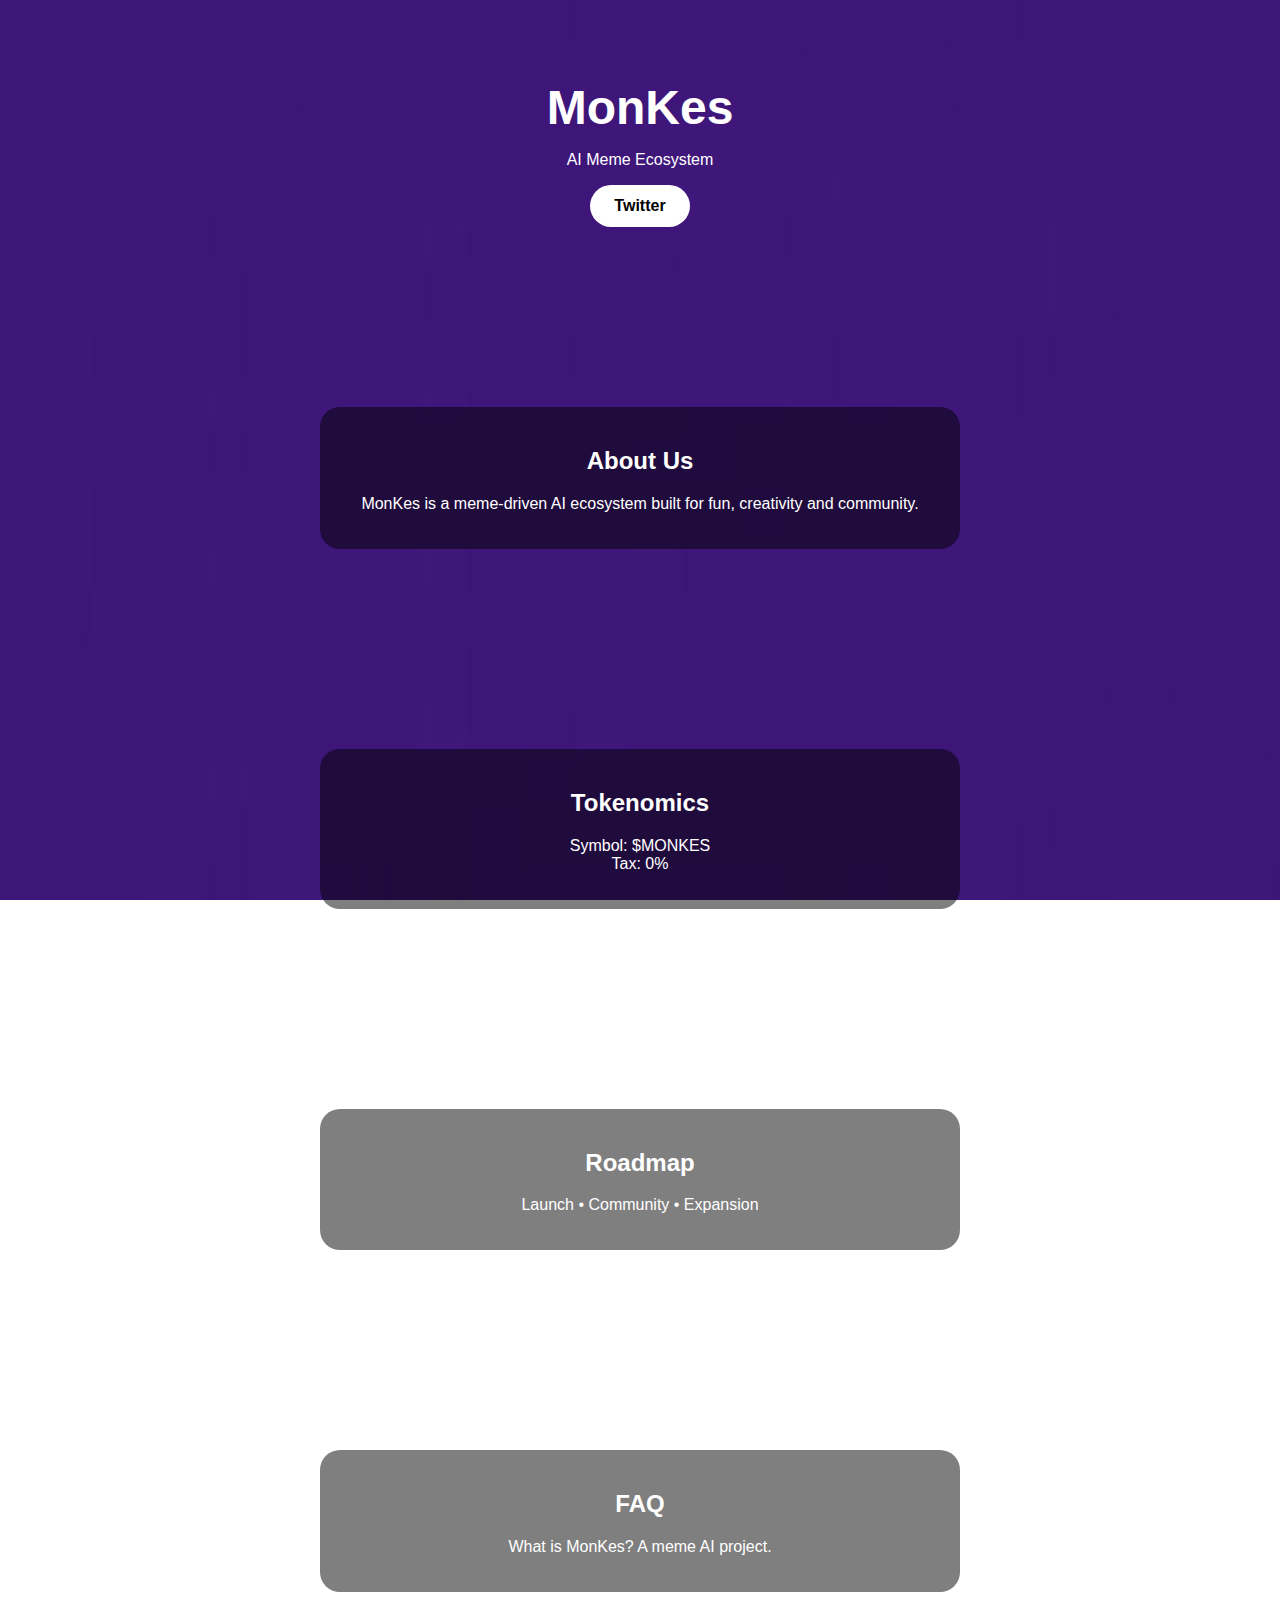
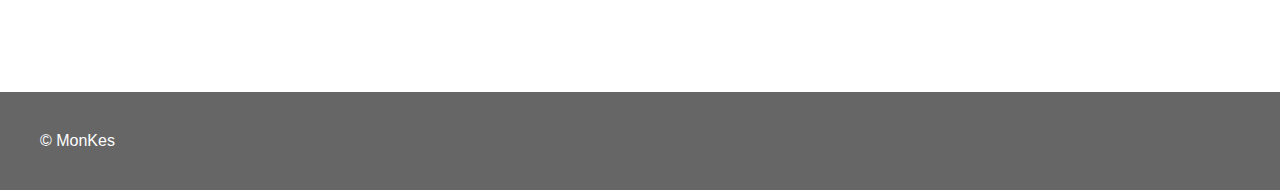
<file: index.html>
<!DOCTYPE html>
<html lang="en">
<head>
<meta charset="UTF-8">
<title>MonKes</title>
<meta name="viewport" content="width=device-width, initial-scale=1.0">
<link rel="icon" href="bg.jpg">
<style>
body{
margin:0;
font-family:Arial, sans-serif;
background:url('bg.jpg') center/cover fixed;
color:#fff;
}
section{
padding:80px 20px;
text-align:center;
}
.hero{font-size:48px;font-weight:900;}
.card{
background:rgba(0,0,0,0.5);
padding:20px;
border-radius:20px;
margin:20px auto;
max-width:600px;
}
a.btn{
display:inline-block;
padding:12px 24px;
background:#fff;
color:#000;
border-radius:30px;
text-decoration:none;
font-weight:700;
}
.footer{
padding:40px;
background:rgba(0,0,0,0.6);
}
</style>
</head>
<body>

<section>
<div class="hero">MonKes</div>
<p>AI Meme Ecosystem</p>
<a class="btn" href="https://x.com/monkeschain" target="_blank">Twitter</a>
</section>

<section>
<div class="card">
<h2>About Us</h2>
<p>MonKes is a meme-driven AI ecosystem built for fun, creativity and community.</p>
</div>
</section>

<section>
<div class="card">
<h2>Tokenomics</h2>
<p>Symbol: $MONKES<br>Tax: 0%</p>
</div>
</section>

<section>
<div class="card">
<h2>Roadmap</h2>
<p>Launch • Community • Expansion</p>
</div>
</section>

<section>
<div class="card">
<h2>FAQ</h2>
<p>What is MonKes? A meme AI project.</p>
</div>
</section>

<div class="footer">
© MonKes
</div>

</body>
</html>
</file>
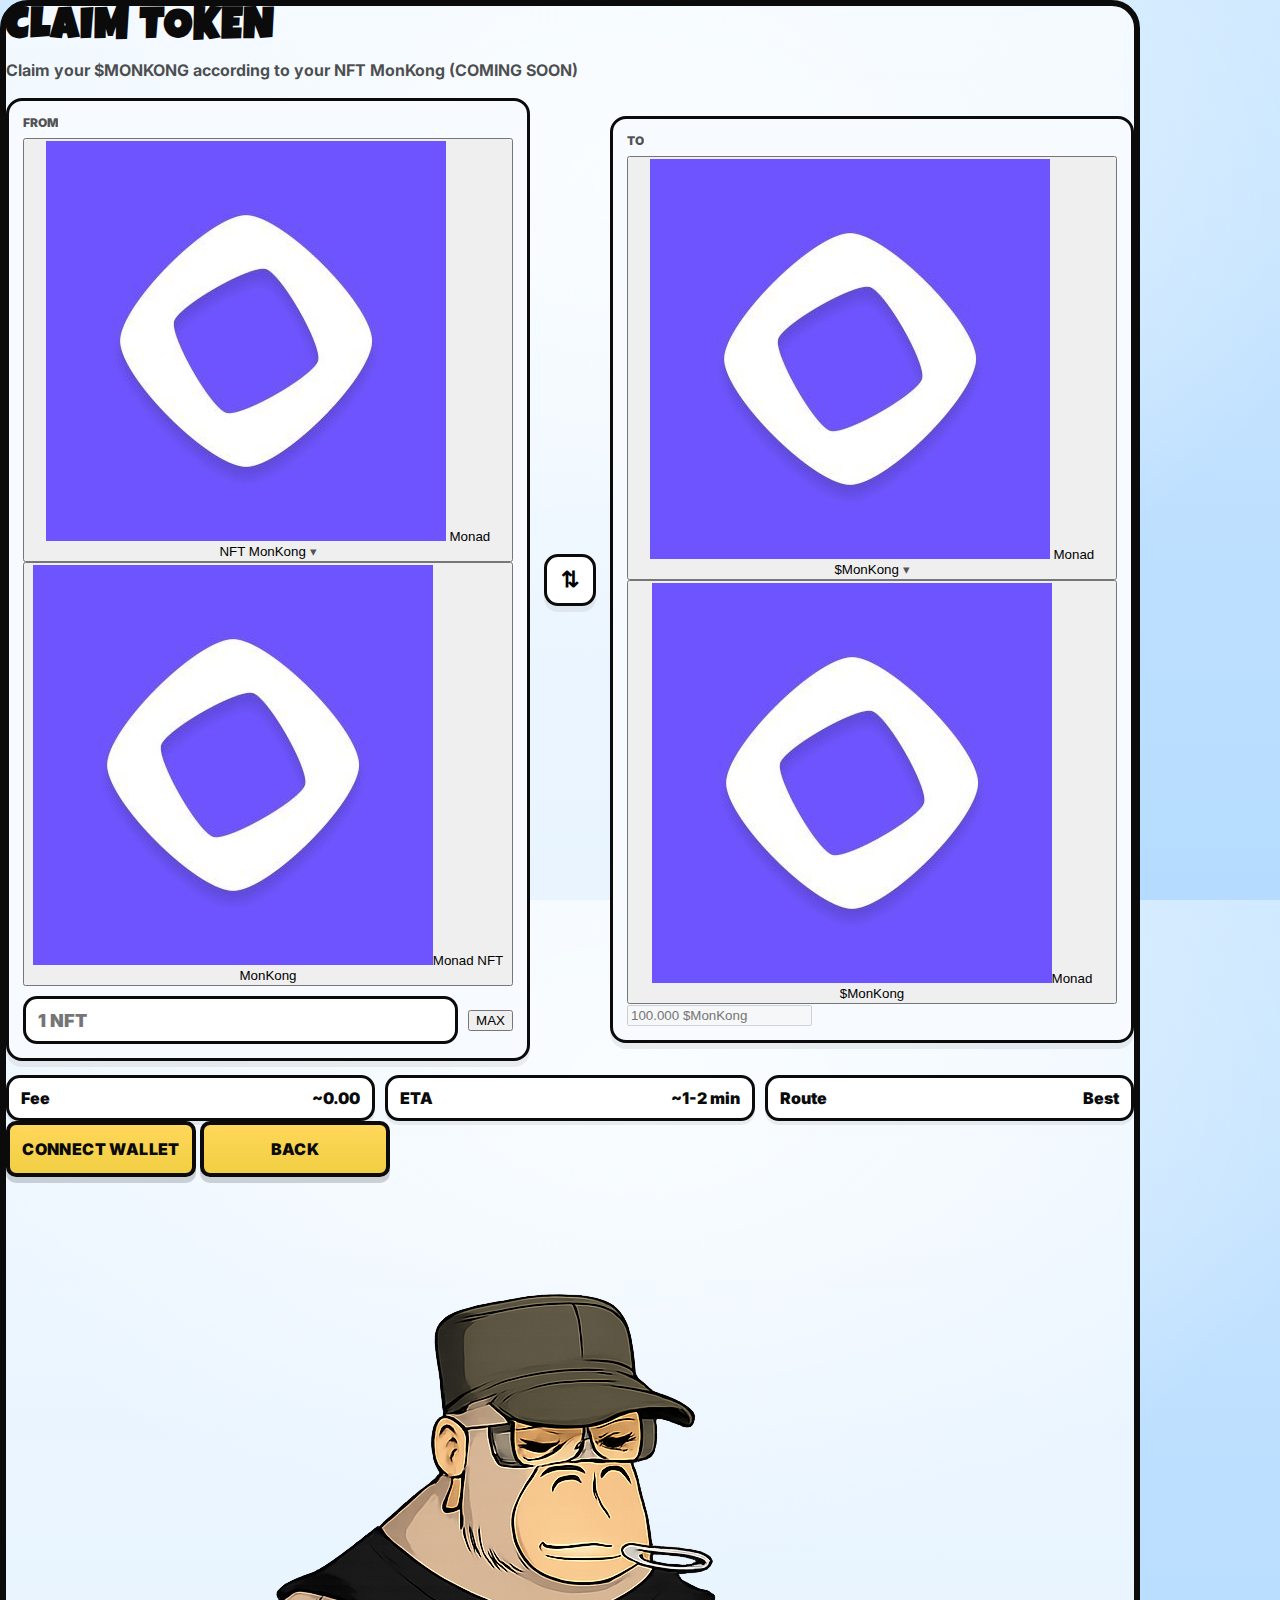
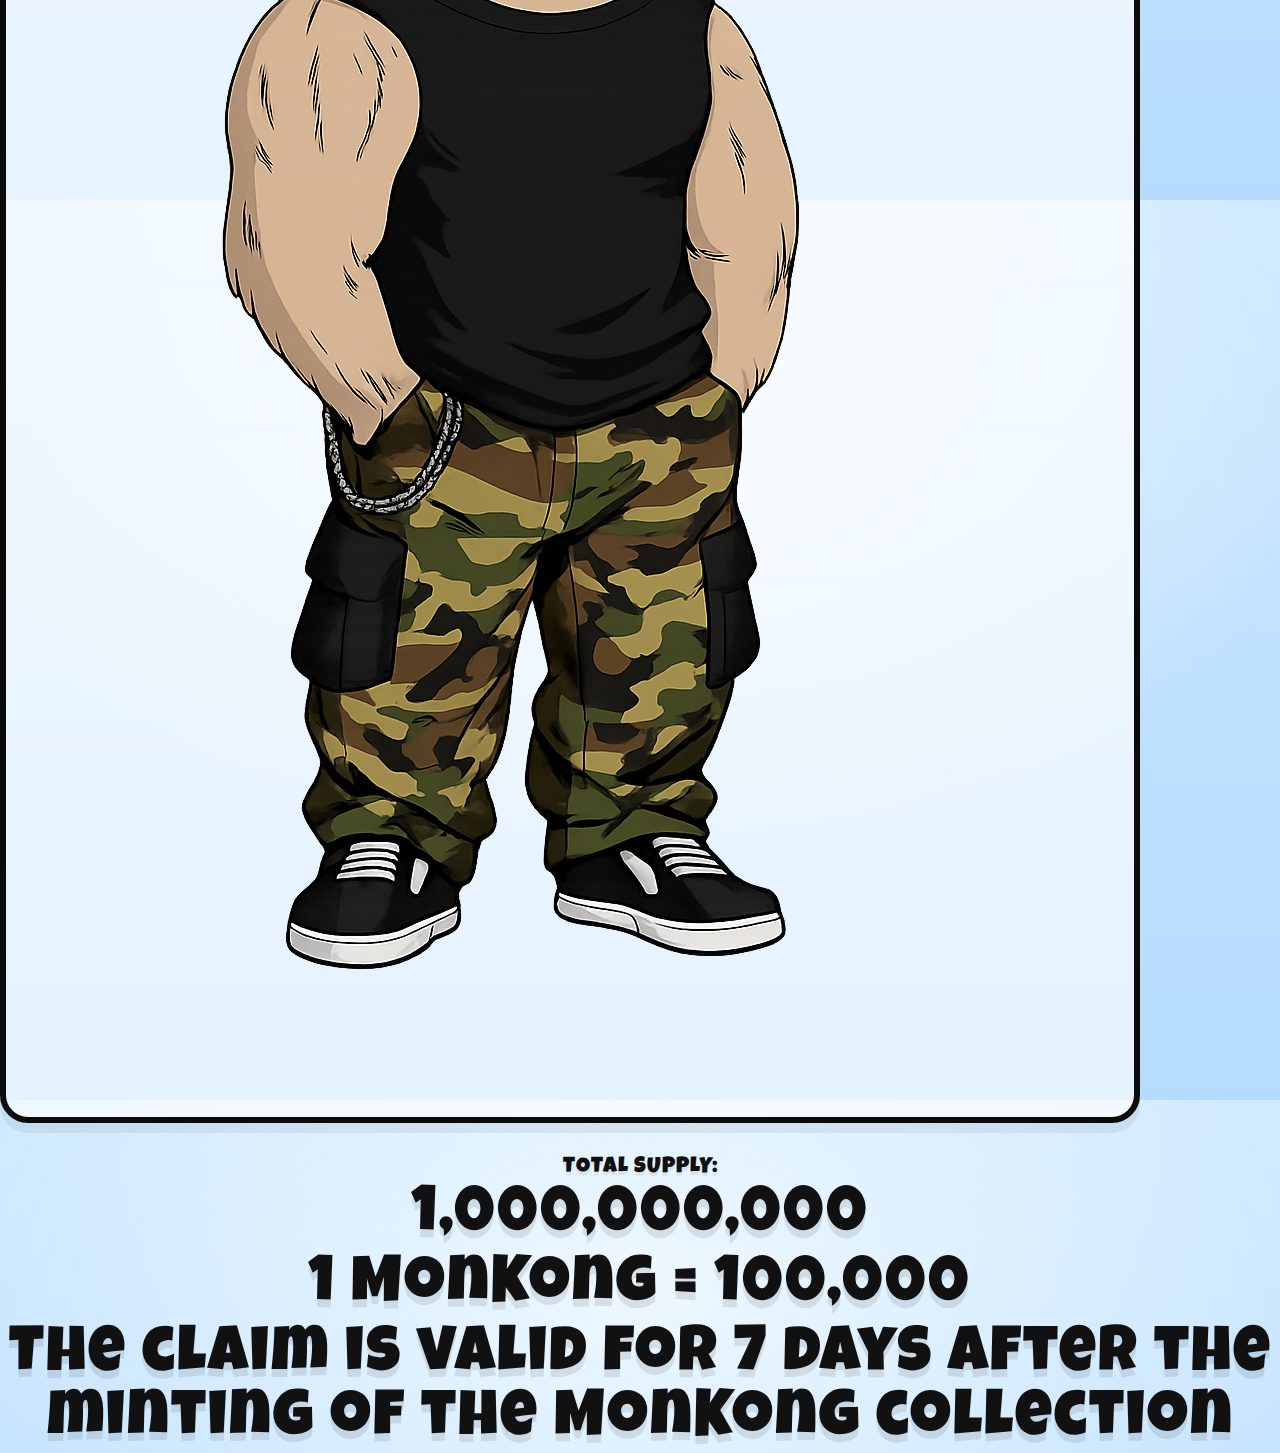
<file: claimtoken.html>
<!doctype html>
<html lang="en">
<head>
  <meta charset="utf-8" />
  <meta name="viewport" content="width=device-width, initial-scale=1" />
  <title>MONKONG • Claim Token</title>

  <link rel="preconnect" href="https://fonts.googleapis.com">
  <link rel="preconnect" href="https://fonts.gstatic.com" crossorigin>
  <link href="https://fonts.googleapis.com/css2?family=Luckiest+Guy&family=Inter:wght@400;600;700;900&display=swap" rel="stylesheet">

  <link rel="stylesheet" href="style.css" />
  <link rel="stylesheet" href="claimtoken.css" />
</head>
<body>
  <main class="claim-wrap">
    <div class="card card-pad">
      <div class="claim-grid">
        <div>
          <h1 class="claim-title">CLAIM TOKEN</h1>
          <p class="claim-sub">Claim your $MONKONG according to your NFT MonKong (COMING SOON)</p>

          <div class="row" style="margin-top:18px">
            <!-- FROM -->
            <div class="field">
              <div class="label">FROM</div>

              <div class="net-select" data-select="to">
                <button class="net-btn" type="button" aria-haspopup="listbox" aria-expanded="false">
                  <span class="net-left">
                    <img class="net-ico net-ico--img" data-ico src="icon-monad.png" alt="Monad NFT MonKong"/>
                    <span class="net-name" data-name>Monad NFT MonKong</span>
                  </span>
                  <span class="chev">▾</span>
                </button>

                <div class="net-menu" role="listbox">
        
                  </button>
                  <button class="net-item" type="button" data-net="Monad NFT MonKong" data-icon="icon-monad.png">
                    <img class="net-ico net-ico--img" src="icon-monad.png" alt="Monad NFT MonKong"/><span>Monad NFT MonKong</span>
                  </button>
                </div>
              </div>
              <div class="amount">
                <input class="input" id="fromAmount" placeholder="1 NFT" inputmode="decimal" />
                <button class="mini-chip" type="button" id="maxBtn">MAX</button>
              </div>
            </div>

            <button class="swap" type="button" id="swapBtn" aria-label="Swap direction">⇅</button>

            <!-- TO -->
            <div class="field">
              <div class="label">TO</div>

              <div class="net-select" data-select="to">
                <button class="net-btn" type="button" aria-haspopup="listbox" aria-expanded="false">
                  <span class="net-left">
                    <img class="net-ico net-ico--img" data-ico src="icon-monad.png" alt="Monad $MonKong"/>
                    <span class="net-name" data-name>Monad $MonKong</span>
                  </span>
                  <span class="chev">▾</span>
                </button>

                <div class="net-menu" role="listbox">
                  <button class="net-item" type="button" data-net="Monad $MonKong" data-icon="icon-monad.png">
                    <img class="net-ico net-ico--img" src="icon-monad.png" alt="Monad $MonKong"/><span>Monad $MonKong</span>
                  </button>
                </div>
              </div>

              <input class="input" id="toAmount" placeholder="100.000 $MonKong" disabled />
            </div>
          </div>

          <div class="details">
            <div class="detail"><span>Fee</span><span id="fee">~0.00</span></div>
            <div class="detail"><span>ETA</span><span id="eta">~1-2 min</span></div>
            <div class="detail"><span>Route</span><span id="route">Best</span></div>
          </div>

          <div class="actions">
            <a class="btn" href="#" id="claimBtn">CONNECT WALLET</a>
            <a class="btn btn--secondary" href="index.html">BACK</a>
          </div>
        </div>

        <div>
          <img class="char" src="claim-character.png" alt="MonKes Character" />
        </div>
      </div>
    </div>
    <div class="supply">
        <div class="supply__label">TOTAL SUPPLY:</div>
        <div class="supply__value">1,000,000,000</div>
        <div class="supply__value">1 MonKong = 100,000</div>
      <div class="supply__value">The claim is valid for 7 days after the minting of the MonKong collection</div>
      </div>
    </section>
  </main>

  <script src="claimtoken.js"></script>
</body>
</html>
</file>
<file: style.css>
/* ============ */
/*  BASE STYLES  */
/* ============ */
:root{
  --ink:#0b0b0b;
  --sky1:#cfe9ff;
  --sky2:#eef8ff;
  --card:#ffffffc9;
  --btn:#f1cf43;
  --btn2:#ffd75a;
}

*{box-sizing:border-box}
html,body{height:100%}
body{
  margin:0;
  color:var(--ink);
  font-family:Inter, system-ui, -apple-system, Segoe UI, Roboto, Arial, sans-serif;
  background:
    radial-gradient(1200px 800px at 50% 20%, var(--sky2), transparent 60%),
    linear-gradient(180deg, var(--sky1), #bfe0ff 55%, #b5dcff);
}

/* soft clouds */
.hero{
  min-height:100vh;
  display:flex;
  flex-direction:column;
  align-items:center;
  justify-content:flex-start;
  padding:48px 20px 56px;
  position:relative;
  overflow:hidden;
}
.hero::before{
  content:"";
  position:absolute;
  inset:-40px;
  background:
    radial-gradient(closest-side at 20% 20%, #ffffffcc, transparent 70%),
    radial-gradient(closest-side at 70% 15%, #ffffffc8, transparent 72%),
    radial-gradient(closest-side at 85% 35%, #ffffffc3, transparent 75%),
    radial-gradient(closest-side at 30% 55%, #ffffffc6, transparent 74%),
    radial-gradient(closest-side at 75% 70%, #ffffffbf, transparent 76%);
  filter: blur(2px);
  opacity:.85;
  pointer-events:none;
}

/* ============ */
/*     CARD     */
/* ============ */
.card{
  width:min(1140px, 100%);
  border:6px solid var(--ink);
  border-radius:28px;
  background:linear-gradient(180deg, #ffffffb8, #ffffffa6);
  box-shadow:0 10px 0 #00000010;
  position:relative;
  z-index:1;
}
.card__inner{
  padding:44px 54px 30px;
  position:relative;
}

/* top-right little label */
.brand{
  position:absolute;
  top:18px;
  right:28px;
  font-family:"Luckiest Guy", system-ui;
  font-size:34px;
  letter-spacing:1px;
  color:#ffffff;
  -webkit-text-stroke:4px var(--ink);
  text-shadow:0 4px 0 #00000022;
  transform: rotate(-2deg);
}

.grid{
  display:grid;
  grid-template-columns: 1.05fr 1.25fr;
  gap:40px;
  align-items:center;
  padding-top:18px;
}

/* left */
.title{
  margin:0 0 18px;
  font-family:"Luckiest Guy", system-ui;
  font-size:74px;
  line-height:0.95;
  letter-spacing:1px;
  text-transform:uppercase;
  color:#111;
  text-shadow:0 6px 0 #00000018;
}
.title span{display:block}

.sub{
  margin:0 0 24px;
  font-weight:800;
  font-size:12px;
  line-height:1.35;
  letter-spacing:.6px;
  text-transform:uppercase;
  color:#151515;
  opacity:.9;
}

.btn{
  display:inline-flex;
  align-items:center;
  justify-content:center;
  width:190px;
  height:56px;
  background:linear-gradient(180deg, var(--btn2), var(--btn));
  border:4px solid var(--ink);
  border-radius:10px;
  text-decoration:none;
  color:var(--ink);
  font-family:Inter, system-ui;
  font-weight:900;
  letter-spacing:.4px;
  box-shadow:0 6px 0 #0000002a;
  transition:transform .08s ease, box-shadow .08s ease;
}
.btn:active{
  transform: translateY(4px);
  box-shadow:0 2px 0 #0000002a;
}

/* right */
.right{
  display:flex;
  justify-content:center;
  align-items:center;
  min-height:360px;
}
.character{
  width:min(520px, 100%);
  height:auto;
  display:block;
  filter: drop-shadow(0 10px 0 #00000018);
}

/* bottom row in card */
.meta{
  margin-top:12px;
  display:flex;
  align-items:flex-end;
  justify-content:space-between;
  gap:24px;
}

.social{
  display:flex;
  gap:10px;
  align-items:center;
  padding-left:6px;
}
.icon{
  width:46px;
  height:40px;
  display:grid;
  place-items:center;
  background:linear-gradient(180deg, var(--btn2), var(--btn));
  border:4px solid var(--ink);
  border-radius:8px;
  text-decoration:none;
  color:var(--ink);
  font-weight:900;
  box-shadow:0 6px 0 #00000022;
}
.icon span{
  font-size:18px;
  transform: translateY(-1px);
}

.ca{
  display:flex;
  align-items:center;
  gap:10px;
  font-weight:900;
  text-transform:uppercase;
  letter-spacing:.4px;
}
.ca__label{
  font-size:14px;
}
.ca__value{
  font-size:18px;
}
.copy{
  width:40px;
  height:36px;
  border:4px solid var(--ink);
  border-radius:10px;
  background:#ffffff;
  font-weight:900;
  cursor:pointer;
  box-shadow:0 6px 0 #00000022;
}
.copy:active{
  transform: translateY(4px);
  box-shadow:0 2px 0 #00000022;
}

/* ============ */
/*   SUPPLY     */
/* ============ */
.supply{
  margin-top:34px;
  text-align:center;
  z-index:1;
}
.supply__label{
  font-family:"Luckiest Guy", system-ui;
  letter-spacing:1px;
  font-size:22px;
  color:#111;
  text-shadow:0 4px 0 #00000010;
}
.supply__value{
  margin-top:6px;
  font-family:"Luckiest Guy", system-ui;
  font-size:64px;
  letter-spacing:2px;
  color:#111;
  text-shadow:0 8px 0 #00000018;
}

/* ============ */
/*  RESPONSIVE  */
/* ============ */
@media (max-width: 980px){
  .card__inner{padding:38px 28px 26px}
  .grid{grid-template-columns:1fr; gap:18px}
  .brand{top:14px; right:18px; font-size:30px}
  .title{font-size:64px}
  .right{min-height:260px}
  .meta{flex-direction:column; align-items:flex-start}
}

@media (max-width: 480px){
  .title{font-size:54px}
  .btn{width:170px}
  .supply__value{font-size:52px}
  .icon{width:44px}
}


/* === FIX SOCIAL ICONS === */
.social {
  display: flex;
  gap: 14px;
  align-items: center;
}

.icon {
  width: 44px;
  height: 44px;
  display: flex;
  align-items: center;
  justify-content: center;
  background: transparent !important;
  border: none !important;
  outline: none !important;
  box-shadow: none !important;
  padding: 0;
  border-radius: 12px;
  transition: transform .2s ease, box-shadow .2s ease;
}

.icon img {
  width: 100%;
  height: 100%;
  object-fit: contain;
  background: transparent;
  border-radius: 12px;
}

.icon:hover {
  transform: scale(1.08);
  box-shadow: 0 0 12px rgba(255,255,255,.25),
              0 0 24px rgba(255,255,255,.15);
}

.icon:focus,
.icon:active {
  outline: none !important;
  box-shadow: none !important;
}

a {
  -webkit-tap-highlight-color: transparent;
}
</file>
<file: claimtoken.css>
/* ClaimToken page additions (keeps the same sky + card style) */

.wrap{
  width:min(1140px, 100%);
  margin:0 auto;
  padding:28px 18px 60px;
}

.claim-card{
  padding:24px;
}

.claim-top{
  display:flex;
  justify-content:space-between;
  align-items:center;
  gap:12px;
}

.back{
  text-decoration:none;
  color:var(--ink);
  font-weight:900;
  font-family:Inter, system-ui;
  border:3px solid var(--ink);
  background:#ffffffc7;
  padding:10px 14px;
  border-radius:12px;
  box-shadow:0 4px 0 #00000012;
}

.mini-btn{
  border:3px solid var(--ink);
  background:linear-gradient(180deg, var(--btn2), var(--btn));
  padding:10px 14px;
  border-radius:12px;
  font-weight:900;
  cursor:pointer;
  box-shadow:0 4px 0 #00000012;
}

.claim-head{
  margin-top:18px;
  margin-bottom:18px;
}

.claim-title{
  margin:0;
  font-family:"Luckiest Guy", system-ui;
  letter-spacing:1px;
  font-size:44px;
  line-height:1.05;
}

.claim-sub{
  margin:8px 0 0;
  color:#000000b3;
  font-family:Inter, system-ui;
  font-weight:700;
}

.bridge-box{
  background:#ffffffd4;
  border:4px solid var(--ink);
  border-radius:18px;
  padding:18px;
  box-shadow:0 8px 0 #00000010;
}

.row{
  display:grid;
  grid-template-columns: 1fr auto 1fr;
  gap:14px;
  align-items:center;
}

.field{
  background:#f7fbff;
  border:3px solid var(--ink);
  border-radius:16px;
  padding:14px;
  box-shadow:0 6px 0 #00000010;
}

.label{
  font-family:Inter, system-ui;
  font-weight:900;
  font-size:12px;
  opacity:.7;
  margin-bottom:8px;
}

.select{
  width:100%;
  display:flex;
  justify-content:space-between;
  align-items:center;
  border:3px solid var(--ink);
  background:#fff;
  border-radius:14px;
  padding:10px 12px;
  font-family:Inter, system-ui;
  font-weight:900;
  cursor:pointer;
  box-shadow:0 4px 0 #00000010;
}

.chev{opacity:.65}

.amount{
  margin-top:10px;
  display:flex;
  gap:10px;
  align-items:center;
}

.amount input{
  width:100%;
  height:48px;
  border:3px solid var(--ink);
  border-radius:14px;
  padding:0 12px;
  font-family:Inter, system-ui;
  font-weight:900;
  font-size:18px;
  outline:none;
  background:#fff;
}

.amount input:disabled{
  opacity:.7;
  background:#f3f3f3;
}

.chip{
  border:3px solid var(--ink);
  background:#fff;
  border-radius:999px;
  padding:10px 12px;
  font-family:Inter, system-ui;
  font-weight:900;
  cursor:pointer;
  box-shadow:0 4px 0 #00000010;
}

.swap{
  width:52px;
  height:52px;
  border-radius:14px;
  border:3px solid var(--ink);
  background:#fff;
  font-size:22px;
  font-weight:900;
  cursor:pointer;
  box-shadow:0 6px 0 #00000010;
}

.details{
  margin-top:14px;
  display:grid;
  grid-template-columns: 1fr 1fr 1fr;
  gap:10px;
}

.detail{
  border:3px solid var(--ink);
  border-radius:14px;
  background:#fff;
  padding:10px 12px;
  font-family:Inter, system-ui;
  font-weight:900;
  display:flex;
  justify-content:space-between;
  gap:10px;
  box-shadow:0 4px 0 #00000010;
}

.action-btn{
  margin-top:14px;
  width:100%;
  height:58px;
  border-radius:16px;
  border:4px solid var(--ink);
  background:linear-gradient(180deg, var(--btn2), var(--btn));
  font-family:Inter, system-ui;
  font-weight:900;
  letter-spacing:.4px;
  font-size:18px;
  cursor:pointer;
  box-shadow:0 8px 0 #00000014;
}

.note{
  margin:12px 4px 0;
  font-family:Inter, system-ui;
  font-weight:700;
  opacity:.75;
}

@media (max-width: 820px){
  .row{
    grid-template-columns: 1fr;
  }
  .swap{
    width:100%;
    height:48px;
  }
  .details{
    grid-template-columns:1fr;
  }
  .claim-title{font-size:36px}
}
</file>
